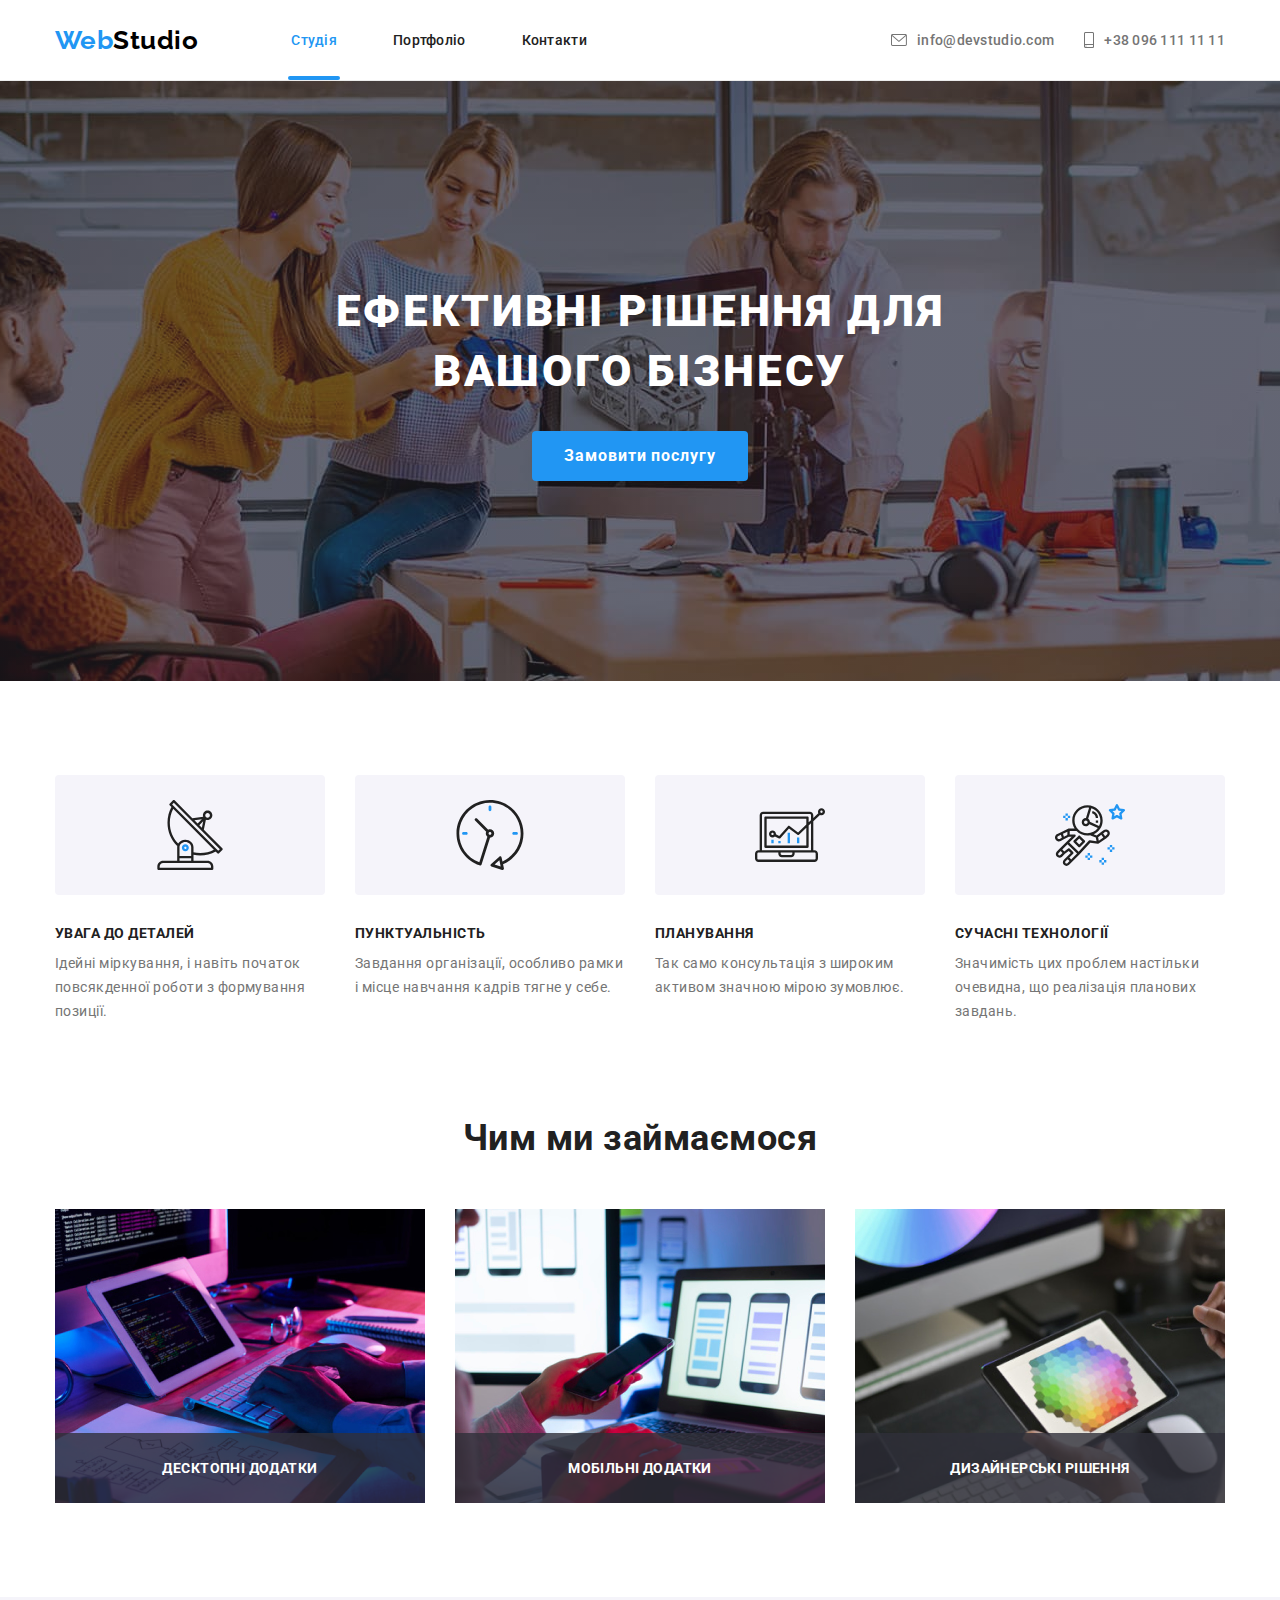
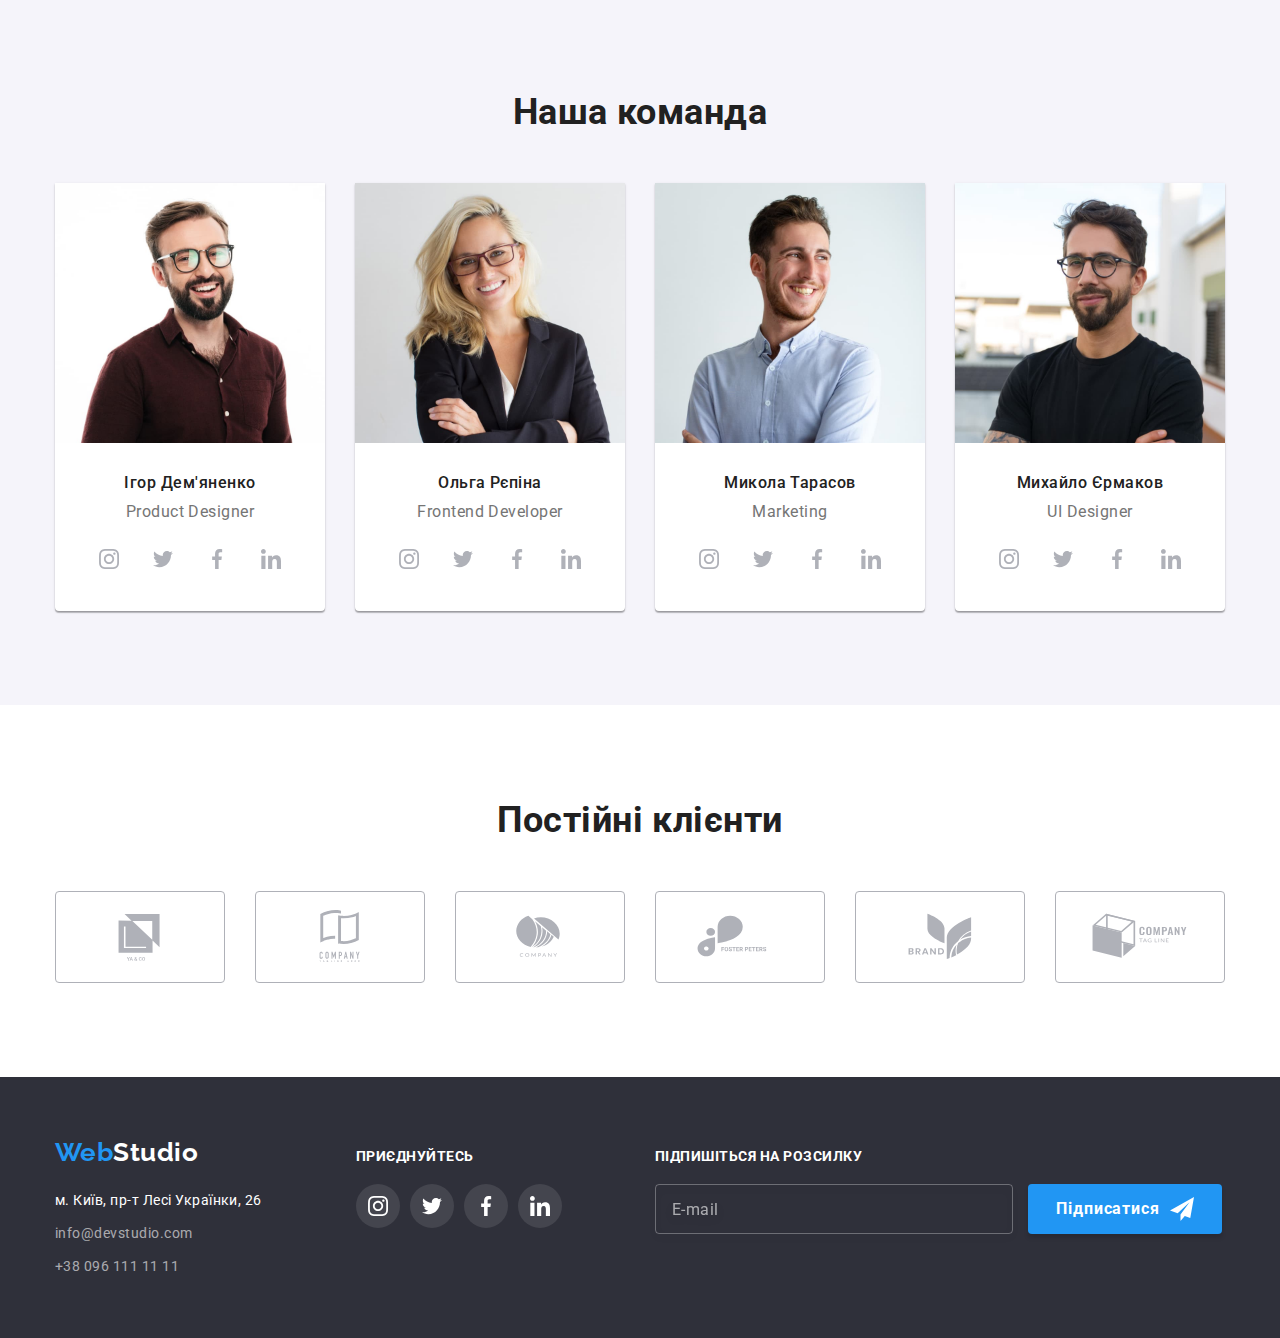
<file: index.html>
<!DOCTYPE html>
<html lang="uk">
  <head>
    <meta charset="utf-8" />
    <meta name="viewport" content="width=device-width, initial-scale=1.0" />
    <meta name="description" content="Студія" />
    <title>WebStudio</title>
    <link rel="preconnect" href="https://fonts.googleapis.com" />
    <link rel="preconnect" href="https://fonts.gstatic.com" crossorigin />
    <link
      href="https://fonts.googleapis.com/css2?family=Raleway:wght@700&family=Roboto:wght@400;500;700;900&display=swap"
      rel="stylesheet"
    />
    <link
      rel="stylesheet"
      href="https://cdnjs.cloudflare.com/ajax/libs/modern-normalize/1.1.0/modern-normalize.min.css"
    />
    <link rel="stylesheet" href="./css/main.min.css" />
  </head>

  <body>
    <header class="page-header">
      <div class="container nav__container">
        <nav class="nav__main-nav">
          <a href="./index.html" class="logo">Web<span class="logo logo--black">Studio</span></a>
          <ul class="site-nav list">
            <li class="site-nav__item">
              <a href="./index.html" class="site-nav__link current">Студія</a>
            </li>
            <li class="site-nav__item">
              <a href="./portfolio.html" class="site-nav__link">Портфоліо</a>
            </li>
            <li class="site-nav__item"><a href="./contacts" class="site-nav__link">Контакти</a></li>
          </ul>
        </nav>

        <ul class="contacts-nav list">
          <li class="contacts-nav__item">
            <a href="mailto:info@devstudio.com" class="contacts-nav__link">
              <svg class="contacts-nav__icon envelope" width="16" height="12">
                <use href="./images/icons.svg#envelope"></use>
              </svg>
              info@devstudio.com
            </a>
          </li>
          <li class="contacts-nav__item">
            <a href="tel:+380961111111" class="contacts-nav__link">
              <svg class="contacts-nav__icon smartphone" width="10" height="16">
                <use href="./images/icons.svg#smartphone"></use>
              </svg>
              +38 096 111 11 11
            </a>
          </li>
        </ul>

        <button type="button" class="nav__hamburger-menu" data-menu-open>
          <svg width="40" height="40">
            <use href="./images/icons.svg#icon-hamburger-menu"></use>
          </svg>
        </button>
      </div>

      <div class="mobile-menu is-hidden" data-menu>
        <div class="container">
          <div class="mob-menu-top">
            <button type="button" class="mobile-menu__close-button" data-menu-close>
              <svg class="mobile-menu__close-icon" width="40" height="40">
                <use href="./images/icons.svg#close-icon-40px"></use>
              </svg>
            </button>

            <nav class="mob-nav">
              <ul class="mob-nav__list list">
                <li class="mob-nav__item">
                  <a href="./index.html" class="mob-nav__link current">Студія</a>
                </li>
                <li class="mob-nav__item">
                  <a href="./portfolio.html" class="mob-nav__link">Портфоліо</a>
                </li>
                <li class="mob-nav__item">
                  <a href="./contacts" class="mob-nav__link">Контакти</a>
                </li>
              </ul>
            </nav>
          </div>

          <div class="mob-menu-bottom">
            <ul class="mob-contacts list">
              <li class="mob-contacts__item">
                <a href="tel:+380961111111" class="mob-contacts__link tel">+38 096 111 11 11</a>
              </li>
              <li class="mob-contacts__item">
                <a href="mailto:info@devstudio.com" class="mob-contacts__link email"
                  >info@devstudio.com</a
                >
              </li>
            </ul>

            <ul class="mob-soc list">
              <li class="mob-soc__item">
                <a href="" target="_blank" rel="noopener noreferrer" class="mob-soc__link"
                  >Instagram</a
                >
              </li>
              <li class="mob-soc__item">
                <a href="" target="_blank" rel="noopener noreferrer" class="mob-soc__link"
                  >Twitter</a
                >
              </li>
              <li class="mob-soc__item">
                <a href="" target="_blank" rel="noopener noreferrer" class="mob-soc__link"
                  >Facebook</a
                >
              </li>
              <li class="mob-soc__item">
                <a href="" target="_blank" rel="noopener noreferrer" class="mob-soc__link"
                  >LinkedIn</a
                >
              </li>
            </ul>
          </div>
        </div>
      </div>
    </header>

    <main>
      <section class="hero">
        <div class="container hero__container">
          <h1 class="hero__title">Ефективні рішення для вашого бізнесу</h1>
          <button type="button" class="hero__button" data-modal-open>Замовити послугу</button>
        </div>
      </section>

      <section class="section features">
        <div class="container">
          <h2 class="section__title visually-hidden">Наші переваги</h2>
          <ul class="list features__list">
            <li class="features__item">
              <div class="features__wrap">
                <svg class="features__icon" width="70" height="70">
                  <use href="./images/icons.svg#antenna"></use>
                </svg>
              </div>
              <h3 class="features__title">УВАГА ДО ДЕТАЛЕЙ</h3>
              <p class="features__text">
                Ідейні міркування, і навіть початок повсякденної роботи з формування позиції.
              </p>
            </li>
            <li class="features__item">
              <div class="features__wrap">
                <svg class="features__icon" width="70" height="70">
                  <use href="./images/icons.svg#clock"></use>
                </svg>
              </div>
              <h3 class="features__title">ПУНКТУАЛЬНІСТЬ</h3>
              <p class="features__text">
                Завдання організації, особливо рамки і місце навчання кадрів тягне у себе.
              </p>
            </li>
            <li class="features__item">
              <div class="features__wrap">
                <svg class="features__icon" width="70" height="70">
                  <use href="./images/icons.svg#diagram"></use>
                </svg>
              </div>
              <h3 class="features__title">ПЛАНУВАННЯ</h3>
              <p class="features__text">
                Так само консультація з широким активом значною мірою зумовлює.
              </p>
            </li>
            <li class="features__item">
              <div class="features__wrap">
                <svg class="features__icon" width="70" height="70">
                  <use href="./images/icons.svg#astronaut"></use>
                </svg>
              </div>
              <h3 class="features__title">СУЧАСНІ ТЕХНОЛОГІЇ</h3>
              <p class="features__text">
                Значимість цих проблем настільки очевидна, що реалізація планових завдань.
              </p>
            </li>
          </ul>
        </div>
      </section>

      <section class="section what-we-do section--no-toppadding">
        <div class="container">
          <h2 class="section__title">Чим ми займаємося</h2>
          <ul class="list what-we-do__list">
            <li class="what-we-do__item">
              <img
                srcset="./images/programming-desktop.jpg 1x, ./images/programming-desktop-2x.jpg 2x"
                src="./images/programming-desktop.jpg"
                alt="Програмування"
              />
              <p class="what-we-do__text">Десктопні додатки</p>
            </li>
            <li class="what-we-do__item">
              <img
                srcset="
                  ./images/mobileapplications-desktop.jpg    1x,
                  ./images/mobileapplications-desktop-2x.jpg 2x
                "
                src="./images/mobileapplication-desktop.jpg"
                alt="Розробка мобільних додатків"
              />
              <p class="what-we-do__text">Мобільні додатки</p>
            </li>
            <li class="what-we-do__item">
              <img
                srcset="./images/design-desktop.jpg 1x, ./images/design-desktop-2x.jpg 2x"
                src="./images/mobileapplication-desktop.jpg"
                alt="Дизайн інтерфейсу"
              />
              <p class="what-we-do__text">Дизайнерські рішення</p>
            </li>
          </ul>
        </div>
      </section>

      <section class="section team">
        <div class="container">
          <h2 class="section__title">Наша команда</h2>
          <ul class="list team__list">
            <li class="team__member">
              <img
                srcset="
                  ./images/demyanenko-mobile.jpg     450w,
                  ./images/demyanenko-mobile-2x.jpg  900w,
                  ./images/demyanenko-tablet.jpg     354w,
                  ./images/demyanenko-tablet-2x.jpg  708w,
                  ./images/demyanenko-desktop.jpg    270w,
                  ./images/demyanenko-desktop-2x.jpg 540w
                "
                sizes="(min-width: 1200px) 270px, 
                (min-width: 768px) 354px, 
                (min-width: 480px) 450px, 
                100vw"
                src="./images/demyanenko-mobile.jpg"
                alt="Ігор Дем'яненко"
              />
              <div class="team__content">
                <h3 class="team__title">Ігор Дем'яненко</h3>
                <p lang="en" class="team__item">Product Designer</p>

                <ul class="list social-networks__list">
                  <li class="social-networks__item">
                    <a
                      href=""
                      target="_blank"
                      rel="noopener noreferrer"
                      class="social-networks__link"
                    >
                      <svg class="social-networks__icon" width="20" height="20">
                        <use href="./images/icons.svg#instagram"></use>
                      </svg>
                    </a>
                  </li>
                  <li class="social-networks__item">
                    <a
                      href=""
                      target="_blank"
                      rel="noopener noreferrer"
                      class="social-networks__link"
                    >
                      <svg class="social-networks__icon" width="20" height="20">
                        <use href="./images/icons.svg#twitter"></use>
                      </svg>
                    </a>
                  </li>
                  <li class="social-networks__item">
                    <a
                      href=""
                      target="_blank"
                      rel="noopener noreferrer"
                      class="social-networks__link"
                    >
                      <svg class="social-networks__icon" width="20" height="20">
                        <use href="./images/icons.svg#facebook"></use>
                      </svg>
                    </a>
                  </li>
                  <li class="social-networks__item">
                    <a
                      href=""
                      target="_blank"
                      rel="noopener noreferrer"
                      class="social-networks__link"
                    >
                      <svg class="social-networks__icon" width="20" height="20">
                        <use href="./images/icons.svg#linkedin"></use>
                      </svg>
                    </a>
                  </li>
                </ul>
              </div>
            </li>
            <li class="team__member">
              <img
                srcset="
                  ./images/repina-mobile.jpg     450w,
                  ./images/repina-mobile-2x.jpg  900w,
                  ./images/repina-tablet.jpg     354w,
                  ./images/repina-tablet-2x.jpg  708w,
                  ./images/repina-desktop.jpg    270w,
                  ./images/repina-desktop-2x.jpg 540w
                "
                sizes="(min-width: 1200px) 270px, 
                (min-width: 768px) 354px, 
                (min-width: 480px) 450px, 
                100vw"
                src="./images/repina-mobile.jpg"
                alt="Ольга Рєпіна"
              />
              <div class="team__content">
                <h3 class="team__title">Ольга Рєпіна</h3>
                <p lang="en" class="team__item">Frontend Developer</p>
                <ul class="list social-networks__list">
                  <li class="social-networks__item">
                    <a
                      href=""
                      target="_blank"
                      rel="noopener noreferrer"
                      class="social-networks__link"
                    >
                      <svg class="social-networks__icon" width="20" height="20">
                        <use href="./images/icons.svg#instagram"></use>
                      </svg>
                    </a>
                  </li>
                  <li class="social-networks__item">
                    <a
                      href=""
                      target="_blank"
                      rel="noopener noreferrer"
                      class="social-networks__link"
                    >
                      <svg class="social-networks__icon" width="20" height="20">
                        <use href="./images/icons.svg#twitter"></use>
                      </svg>
                    </a>
                  </li>
                  <li class="social-networks__item">
                    <a
                      href=""
                      target="_blank"
                      rel="noopener noreferrer"
                      class="social-networks__link"
                    >
                      <svg class="social-networks__icon" width="20" height="20">
                        <use href="./images/icons.svg#facebook"></use>
                      </svg>
                    </a>
                  </li>
                  <li class="social-networks__item">
                    <a
                      href=""
                      target="_blank"
                      rel="noopener noreferrer"
                      class="social-networks__link"
                    >
                      <svg class="social-networks__icon" width="20" height="20">
                        <use href="./images/icons.svg#linkedin"></use>
                      </svg>
                    </a>
                  </li>
                </ul>
              </div>
            </li>
            <li class="team__member">
              <img
                srcset="
                  ./images/tarasov-mobile.jpg     450w,
                  ./images/tarasov-mobile-2x.jpg  900w,
                  ./images/tarasov-tablet.jpg     354w,
                  ./images/tarasov-tablet-2x.jpg  708w,
                  ./images/tarasov-desktop.jpg    270w,
                  ./images/tarasov-desktop-2x.jpg 540w
                "
                sizes="(min-width: 1200px) 270px, 
                (min-width: 768px) 354px, 
                (min-width: 480px) 450px, 
                100vw"
                src="./images/tarasov-mobile.jpg"
                alt="Микола Тарасов"
              />
              <div class="team__content">
                <h3 class="team__title">Микола Тарасов</h3>
                <p lang="en" class="team__item">Marketing</p>
                <ul class="list social-networks__list">
                  <li class="social-networks__item">
                    <a
                      href=""
                      target="_blank"
                      rel="noopener noreferrer"
                      class="social-networks__link"
                    >
                      <svg class="social-networks__icon" width="20" height="20">
                        <use href="./images/icons.svg#instagram"></use>
                      </svg>
                    </a>
                  </li>
                  <li class="social-networks__item">
                    <a
                      href=""
                      target="_blank"
                      rel="noopener noreferrer"
                      class="social-networks__link"
                    >
                      <svg class="social-networks__icon" width="20" height="20">
                        <use href="./images/icons.svg#twitter"></use>
                      </svg>
                    </a>
                  </li>
                  <li class="social-networks__item">
                    <a
                      href=""
                      target="_blank"
                      rel="noopener noreferrer"
                      class="social-networks__link"
                    >
                      <svg class="social-networks__icon" width="20" height="20">
                        <use href="./images/icons.svg#facebook"></use>
                      </svg>
                    </a>
                  </li>
                  <li class="social-networks__item">
                    <a
                      href=""
                      target="_blank"
                      rel="noopener noreferrer"
                      class="social-networks__link"
                    >
                      <svg class="social-networks__icon" width="20" height="20">
                        <use href="./images/icons.svg#linkedin"></use>
                      </svg>
                    </a>
                  </li>
                </ul>
              </div>
            </li>
            <li class="team__member">
              <img
                srcset="
                  ./images/ermakov-mobile.jpg     450w,
                  ./images/ermakov-mobile-2x.jpg  900w,
                  ./images/ermakov-tablet.jpg     354w,
                  ./images/ermakov-tablet-2x.jpg  708w,
                  ./images/ermakov-desktop.jpg    270w,
                  ./images/ermakov-desktop-2x.jpg 540w
                "
                sizes="(min-width: 1200px) 270px, 
                (min-width: 768px) 354px, 
                (min-width: 480px) 450px, 
                100vw"
                src="./images/ermakov-mobile.jpg"
                alt="Михайло Єрмаков"
              />
              <div class="team__content">
                <h3 class="team__title">Михайло Єрмаков</h3>
                <p lang="en" class="team__item">UI Designer</p>
                <ul class="list social-networks__list">
                  <li class="social-networks__item">
                    <a
                      href=""
                      target="_blank"
                      rel="noopener noreferrer"
                      class="social-networks__link"
                    >
                      <svg class="social-networks__icon" width="20" height="20">
                        <use href="./images/icons.svg#instagram"></use>
                      </svg>
                    </a>
                  </li>
                  <li class="social-networks__item">
                    <a
                      href=""
                      target="_blank"
                      rel="noopener noreferrer"
                      class="social-networks__link"
                    >
                      <svg class="social-networks__icon" width="20" height="20">
                        <use href="./images/icons.svg#twitter"></use>
                      </svg>
                    </a>
                  </li>
                  <li class="social-networks__item">
                    <a
                      href=""
                      target="_blank"
                      rel="noopener noreferrer"
                      class="social-networks__link"
                    >
                      <svg class="social-networks__icon" width="20" height="20">
                        <use href="./images/icons.svg#facebook"></use>
                      </svg>
                    </a>
                  </li>
                  <li class="social-networks__item">
                    <a
                      href=""
                      target="_blank"
                      rel="noopener noreferrer"
                      class="social-networks__link"
                    >
                      <svg class="social-networks__icon" width="20" height="20">
                        <use href="./images/icons.svg#linkedin"></use>
                      </svg>
                    </a>
                  </li>
                </ul>
              </div>
            </li>
          </ul>
        </div>
      </section>

      <section class="section customers">
        <div class="container">
          <h2 class="section__title">Постійні клієнти</h2>
          <ul class="list customers__list">
            <li class="customers__item">
              <a href="" target="_blank" rel="noopener noreferrer" class="customers__link">
                <svg class="customers__icon" width="106" height="60">
                  <use href="./images/icons.svg#logo-1"></use>
                </svg>
              </a>
            </li>
            <li class="customers__item">
              <a href="" target="_blank" rel="noopener noreferrer" class="customers__link">
                <svg class="customers__icon" width="106" height="60">
                  <use href="./images/icons.svg#logo-2"></use>
                </svg>
              </a>
            </li>
            <li class="customers__item">
              <a href="" target="_blank" rel="noopener noreferrer" class="customers__link">
                <svg class="customers__icon" width="106" height="60">
                  <use href="./images/icons.svg#logo-3"></use>
                </svg>
              </a>
            </li>
            <li class="customers__item">
              <a href="" target="_blank" rel="noopener noreferrer" class="customers__link">
                <svg class="customers__icon" width="106" height="60">
                  <use href="./images/icons.svg#logo-4"></use>
                </svg>
              </a>
            </li>
            <li class="customers__item">
              <a href="" target="_blank" rel="noopener noreferrer" class="customers__link">
                <svg class="customers__icon" width="106" height="60">
                  <use href="./images/icons.svg#logo-5"></use>
                </svg>
              </a>
            </li>
            <li class="customers__item">
              <a href="" target="_blank" rel="noopener noreferrer" class="customers__link">
                <svg class="customers__icon" width="106" height="60">
                  <use href="./images/icons.svg#logo-6"></use>
                </svg>
              </a>
            </li>
          </ul>
        </div>
      </section>
    </main>

    <footer class="footer">
      <div class="container footer__container">
        <div class="footer__tablet-container">
          <div class="footer__contacts">
            <a href="./index.html" class="logo logo--footer"
              >Web<span class="logo logo--white">Studio</span></a
            >
            <address>
              <ul class="address list">
                <li class="address__item">
                  <a
                    href="https://www.google.com/maps/place/%D0%B1%D1%83%D0%BB.+%D0%9B%D0%B5%D1%81%D0%B8+%D0%A3%D0%BA%D1%80%D0%B0%D0%B8%D0%BD%D0%BA%D0%B8,+26,+%D0%9A%D0%B8%D0%B5%D0%B2,+02000/@50.4265807,30.5383858,17z/data=!4m5!3m4!1s0x40d4cf0e033ecbe9:0x57a4dffefec77da0!8m2!3d50.4265807!4d30.5383858"
                    target="_blank"
                    rel="noopener noreferrer"
                    class="address__link address__link--map"
                    >м. Київ, пр-т Лесі Українки, 26</a
                  >
                </li>
                <li class="address__item">
                  <a href="mailto:info@devstudio.com" class="address__link">info@devstudio.com</a>
                </li>
                <li class="address__item">
                  <a href="tel:+380961111111" class="address__link">+38 096 111 11 11</a>
                </li>
              </ul>
            </address>
          </div>

          <div class="social-networks">
            <span class="social-networks__title">Приєднуйтесь</span>
            <ul class="list social-networks__list">
              <li class="social-networks__item">
                <a
                  href=""
                  target="_blank"
                  rel="noopener noreferrer"
                  class="social-networks__link social-networks__link--graybg"
                >
                  <svg
                    class="social-networks__icon social-networks__icon--whitefill"
                    width="20"
                    height="20"
                  >
                    <use href="./images/icons.svg#instagram"></use>
                  </svg>
                </a>
              </li>
              <li class="social-networks__item">
                <a
                  href=""
                  target="_blank"
                  rel="noopener noreferrer"
                  class="social-networks__link social-networks__link--graybg"
                >
                  <svg
                    class="social-networks__icon social-networks__icon--whitefill"
                    width="20"
                    height="20"
                  >
                    <use href="./images/icons.svg#twitter"></use>
                  </svg>
                </a>
              </li>
              <li class="social-networks__item">
                <a
                  href=""
                  target="_blank"
                  rel="noopener noreferrer"
                  class="social-networks__link social-networks__link--graybg"
                >
                  <svg
                    class="social-networks__icon social-networks__icon--whitefill"
                    width="20"
                    height="20"
                  >
                    <use href="./images/icons.svg#facebook"></use>
                  </svg>
                </a>
              </li>
              <li class="social-networks__item">
                <a
                  href=""
                  target="_blank"
                  rel="noopener noreferrer"
                  class="social-networks__link social-networks__link--graybg"
                >
                  <svg
                    class="social-networks__icon social-networks__icon--whitefill"
                    width="20"
                    height="20"
                  >
                    <use href="./images/icons.svg#linkedin"></use>
                  </svg>
                </a>
              </li>
            </ul>
          </div>
        </div>

        <div class="subscribe">
          <form class="subscribe__form">
            <label class="subscribe__label">
              <span class="subscribe__title">Підпишіться на розсилку</span>
              <div class="subscribe__field">
                <input
                  type="email"
                  name="user-email"
                  class="subscribe__input"
                  placeholder="E-mail"
                  required
                />
                <button type="submit" class="subscribe__button">
                  Підписатися
                  <svg class="subscribe__icon" width="24" height="24">
                    <use href="./images/icons.svg#telegram"></use>
                  </svg>
                </button>
              </div>
            </label>
          </form>
        </div>
      </div>
    </footer>

    <div class="backdrop is-hidden" data-modal>
      <div class="modal">
        <button type="button" class="modal__close-button" data-modal-close>
          <svg class="modal__close-button-icon" width="18" height="18">
            <use href="./images/icons.svg#close-icon-18px"></use>
          </svg>
        </button>

        <p class="modal__title">Залиште свої дані, ми вам передзвонимо</p>

        <form class="modal__form">
          <div class="modal__field">
            <label class="modal__label">
              <span class="modal__label-text">Ім'я</span>
              <input class="modal__input" name="user-name" type="text" required />
              <svg class="modal__input-icon" width="18" height="18">
                <use href="./images/icons.svg#person"></use>
              </svg>
            </label>
          </div>

          <div class="modal__field">
            <label class="modal__label">
              <span class="modal__label-text">Телефон</span>
              <input class="modal__input" name="user-tel" type="tel" required />
              <svg class="modal__input-icon" width="18" height="18">
                <use href="./images/icons.svg#phone-black"></use>
              </svg>
            </label>
          </div>

          <div class="modal__field">
            <label class="modal__label">
              <span class="modal__label-text">Пошта</span>
              <input class="modal__input" name="user-email" type="email" required />
              <svg class="modal__input-icon" width="18" height="18">
                <use href="./images/icons.svg#email-black"></use>
              </svg>
            </label>
          </div>

          <div class="modal__field">
            <label class="modal__label">
              <span class="modal__label-text">Коментар</span>
              <textarea
                class="modal__textarea"
                name="user-comment"
                rows="5"
                placeholder="Введіть текст"
              ></textarea>
            </label>
          </div>

          <div class="modal__field">
            <label class="modal__checkbox-label">
              <input
                class="modal__base-checkbox visually-hidden"
                type="checkbox"
                name="contract-terms"
                value="true"
                required
              />

              <span class="modal__checkbox">
                <svg class="modal__check-icon" width="16" height="15">
                  <use href="./images/icons.svg#icon-check"></use>
                </svg>
              </span>

              <span>
                Погоджуюся з розсилкою та приймаю&nbsp
                <a
                  href=""
                  target="_blank"
                  rel="noopener noreferrer"
                  class="modal__contract-terms-link"
                >
                  Умови договору
                </a>
              </span>
            </label>
          </div>

          <button type="submit" class="modal__submit-button">Відправити</button>
        </form>
      </div>
    </div>

    <script src="./modal.js"></script>
    <script src="./mobile-menu.js"></script>
  </body>
</html>
</file>
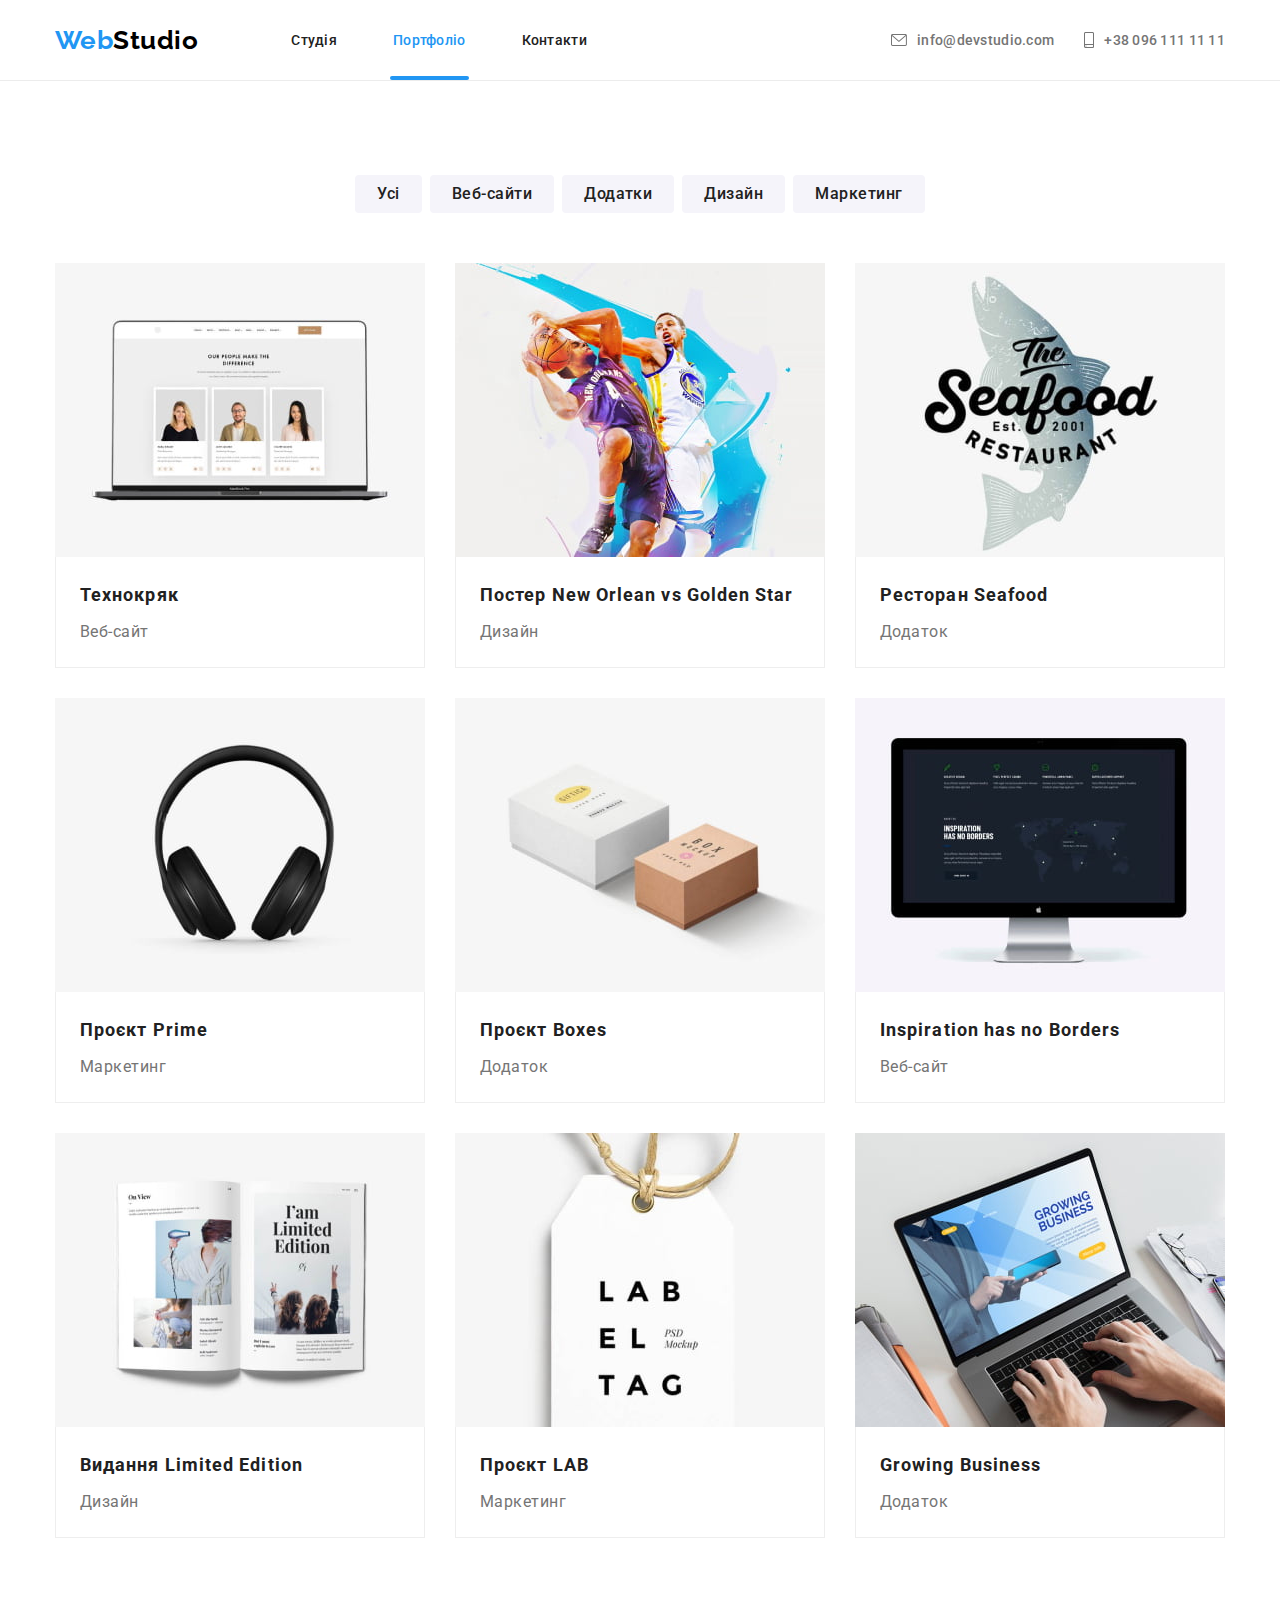
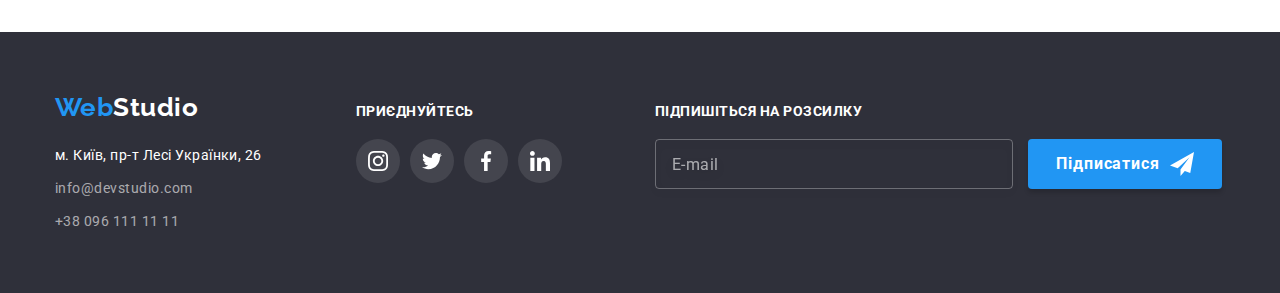
<file: portfolio.html>
<!DOCTYPE html>
<html lang="uk">
  <head>
    <meta charset="utf-8" />
    <meta name="viewport" content="width=device-width, initial-scale=1.0" />
    <meta name="description" content="Студія" />
    <title>WebStudio</title>
    <link rel="preconnect" href="https://fonts.googleapis.com" />
    <link rel="preconnect" href="https://fonts.gstatic.com" crossorigin />
    <link
      href="https://fonts.googleapis.com/css2?family=Raleway:wght@700&family=Roboto:wght@400;500;700;900&display=swap"
      rel="stylesheet"
    />
    <link
      rel="stylesheet"
      href="https://cdnjs.cloudflare.com/ajax/libs/modern-normalize/1.1.0/modern-normalize.min.css"
    />
    <link rel="stylesheet" href="./css/main.min.css" />
    <!-- <link rel="stylesheet" href="./css/styles.css" /> -->
  </head>
  <body>
    <header class="page-header">
      <div class="container nav__container">
        <nav class="nav__main-nav">
          <a href="./index.html" class="logo">Web<span class="logo logo--black">Studio</span></a>
          <ul class="site-nav list">
            <li class="site-nav__item">
              <a href="./index.html" class="site-nav__link">Студія</a>
            </li>
            <li class="site-nav__item">
              <a href="./portfolio.html" class="site-nav__link current">Портфоліо</a>
            </li>
            <li class="site-nav__item"><a href="./contacts" class="site-nav__link">Контакти</a></li>
          </ul>
        </nav>

        <ul class="contacts-nav list">
          <li class="contacts-nav__item">
            <a href="mailto:info@devstudio.com" class="contacts-nav__link">
              <svg class="contacts-nav__icon envelope" width="16" height="12">
                <use href="./images/icons.svg#envelope"></use>
              </svg>
              info@devstudio.com
            </a>
          </li>
          <li class="contacts-nav__item">
            <a href="tel:+380961111111" class="contacts-nav__link">
              <svg class="contacts-nav__icon smartphone" width="10" height="16">
                <use href="./images/icons.svg#smartphone"></use>
              </svg>
              +38 096 111 11 11
            </a>
          </li>
        </ul>

        <button type="button" class="nav__hamburger-menu" data-menu-open>
          <svg width="40" height="40">
            <use href="./images/icons.svg#icon-hamburger-menu"></use>
          </svg>
        </button>
      </div>

      <div class="mobile-menu is-hidden" data-menu>
        <div class="container">
          <div class="mob-menu-top">
            <button type="button" class="mobile-menu__close-button" data-menu-close>
              <svg class="mobile-menu__close-icon" width="40" height="40">
                <use href="./images/icons.svg#close-icon-40px"></use>
              </svg>
            </button>

            <nav class="mob-nav">
              <ul class="mob-nav__list list">
                <li class="mob-nav__item">
                  <a href="./index.html" class="mob-nav__link">Студія</a>
                </li>
                <li class="mob-nav__item">
                  <a href="./portfolio.html" class="mob-nav__link current">Портфоліо</a>
                </li>
                <li class="mob-nav__item">
                  <a href="./contacts" class="mob-nav__link">Контакти</a>
                </li>
              </ul>
            </nav>
          </div>

          <div class="mob-menu-bottom">
            <ul class="mob-contacts list">
              <li class="mob-contacts__item">
                <a href="tel:+380961111111" class="mob-contacts__link tel">+38 096 111 11 11</a>
              </li>
              <li class="mob-contacts__item">
                <a href="mailto:info@devstudio.com" class="mob-contacts__link email"
                  >info@devstudio.com</a
                >
              </li>
            </ul>

            <ul class="mob-soc list">
              <li class="mob-soc__item">
                <a href="" target="_blank" rel="noopener noreferrer" class="mob-soc__link"
                  >Instagram</a
                >
              </li>
              <li class="mob-soc__item">
                <a href="" target="_blank" rel="noopener noreferrer" class="mob-soc__link"
                  >Twitter</a
                >
              </li>
              <li class="mob-soc__item">
                <a href="" target="_blank" rel="noopener noreferrer" class="mob-soc__link"
                  >Facebook</a
                >
              </li>
              <li class="mob-soc__item">
                <a href="" target="_blank" rel="noopener noreferrer" class="mob-soc__link"
                  >LinkedIn</a
                >
              </li>
            </ul>
          </div>
        </div>
      </div>
    </header>

    <main>
      <section class="section projects-section">
        <div class="container">
          <h1 class="section-title visually-hidden">Наші роботи</h1>
          <ul class="filters list">
            <li class="filters__item">
              <button type="button" class="filters__button">Усі</button>
            </li>
            <li class="filters__item">
              <button type="button" class="filters__button">Веб-сайти</button>
            </li>
            <li class="filters__item">
              <button type="button" class="filters__button">Додатки</button>
            </li>
            <li class="filters__item">
              <button type="button" class="filters__button">Дизайн</button>
            </li>
            <li class="filters__item">
              <button type="button" class="filters__button">Маркетинг</button>
            </li>
          </ul>

          <ul class="portfolio list">
            <li class="portfolio__card">
              <a href="" target="_blank" rel="noopener noreferrer" class="portfolio__link">
                <div class="portfolio__top-wrap">
                  <img
                    srcset="
                      ./images/technocrack-mobile.jpg     450w,
                      ./images/technocrack-mobile-2x.jpg  900w,
                      ./images/technocrack-tablet.jpg     354w,
                      ./images/technocrack-tablet-2x.jpg  708w,
                      ./images/technocrack-desktop.jpg    370w,
                      ./images/technocrack-desktop-2x.jpg 740w
                    "
                    sizes="(min-width: 1200px) 370px, 
                (min-width: 768px) 354px, 
                (min-width: 480px) 450px, 
                100vw"
                    src="./images/technocrack-mobile.jpg"
                    alt="Технокряк"
                  />
                  <p class="portfolio__top-text">
                    Ресурс пропонує комплексні пропозиції з різним рівнем функціоналу та сервісів.
                    Все це дозволить відвідувачу отримати вичерпні відомості про компанію чи
                    приватну особу.
                  </p>
                </div>
                <div class="portfolio__content">
                  <h2 class="portfolio__title">Технокряк</h2>
                  <p class="portfolio__item">Веб-сайт</p>
                </div>
              </a>
            </li>
            <li class="portfolio__card">
              <a href="" target="_blank" rel="noopener noreferrer" class="portfolio__link">
                <div class="portfolio__top-wrap">
                  <img
                    srcset="
                      ./images/poster-mobile.jpg     450w,
                      ./images/poster-mobile-2x.jpg  900w,
                      ./images/poster-tablet.jpg     354w,
                      ./images/poster-tablet-2x.jpg  708w,
                      ./images/poster-desktop.jpg    370w,
                      ./images/poster-desktop-2x.jpg 740w
                    "
                    sizes="(min-width: 1200px) 370px, 
                (min-width: 768px) 354px, 
                (min-width: 480px) 450px, 
                100vw"
                    src="./images/poster-mobile.jpg"
                    alt="Постер New Orlean vs Golden Star"
                  />
                  <p class="portfolio__top-text">
                    Ресурс пропонує комплексні пропозиції з різним рівнем функціоналу та сервісів.
                    Все це дозволить відвідувачу отримати вичерпні відомості про компанію чи
                    приватну особу.
                  </p>
                </div>
                <div class="portfolio__content">
                  <h2 class="portfolio__title">Постер New Orlean vs Golden Star</h2>
                  <p class="portfolio__item">Дизайн</p>
                </div>
              </a>
            </li>
            <li class="portfolio__card">
              <a href="" target="_blank" rel="noopener noreferrer" class="portfolio__link">
                <div class="portfolio__top-wrap">
                  <img
                    srcset="
                      ./images/restaurant-mobile.jpg     450w,
                      ./images/restaurant-mobile-2x.jpg  900w,
                      ./images/restaurant-tablet.jpg     354w,
                      ./images/restaurant-tablet-2x.jpg  708w,
                      ./images/restaurant-desktop.jpg    370w,
                      ./images/restaurant-desktop-2x.jpg 740w
                    "
                    sizes="(min-width: 1200px) 370px, 
                (min-width: 768px) 354px, 
                (min-width: 480px) 450px, 
                100vw"
                    src="./images/restaurant-mobile.jpg"
                    alt="Ресторан Seafood"
                  />
                  <p class="portfolio__top-text">
                    Ресурс пропонує комплексні пропозиції з різним рівнем функціоналу та сервісів.
                    Все це дозволить відвідувачу отримати вичерпні відомості про компанію чи
                    приватну особу.
                  </p>
                </div>
                <div class="portfolio__content">
                  <h2 class="portfolio__title">Ресторан Seafood</h2>
                  <p class="portfolio__item">Додаток</p>
                </div>
              </a>
            </li>
            <li class="portfolio__card">
              <a href="" target="_blank" rel="noopener noreferrer" class="portfolio__link">
                <div class="portfolio__top-wrap">
                  <img
                    srcset="
                      ./images/prime-mobile.jpg     450w,
                      ./images/prime-mobile-2x.jpg  900w,
                      ./images/prime-tablet.jpg     354w,
                      ./images/prime-tablet-2x.jpg  708w,
                      ./images/prime-desktop.jpg    370w,
                      ./images/prime-desktop-2x.jpg 740w
                    "
                    sizes="(min-width: 1200px) 370px, 
                (min-width: 768px) 354px, 
                (min-width: 480px) 450px, 
                100vw"
                    src="./images/prime-mobile.jpg"
                    alt="Проєкт Prime"
                  />
                  <p class="portfolio__top-text">
                    Ресурс пропонує комплексні пропозиції з різним рівнем функціоналу та сервісів.
                    Все це дозволить відвідувачу отримати вичерпні відомості про компанію чи
                    приватну особу.
                  </p>
                </div>
                <div class="portfolio__content">
                  <h2 class="portfolio__title">Проєкт Prime</h2>
                  <p class="portfolio__item">Маркетинг</p>
                </div>
              </a>
            </li>
            <li class="portfolio__card">
              <a href="" target="_blank" rel="noopener noreferrer" class="portfolio__link">
                <div class="portfolio__top-wrap">
                  <img
                    srcset="
                      ./images/boxes-mobile.jpg     450w,
                      ./images/boxes-mobile-2x.jpg  900w,
                      ./images/boxes-tablet.jpg     354w,
                      ./images/boxes-tablet-2x.jpg  708w,
                      ./images/boxes-desktop.jpg    370w,
                      ./images/boxes-desktop-2x.jpg 740w
                    "
                    sizes="(min-width: 1200px) 370px, 
                (min-width: 768px) 354px, 
                (min-width: 480px) 450px, 
                100vw"
                    src="./images/boxes-mobile.jpg"
                    alt="Проєкт Boxes"
                  />
                  <p class="portfolio__top-text">
                    Ресурс пропонує комплексні пропозиції з різним рівнем функціоналу та сервісів.
                    Все це дозволить відвідувачу отримати вичерпні відомості про компанію чи
                    приватну особу.
                  </p>
                </div>
                <div class="portfolio__content">
                  <h2 class="portfolio__title">Проєкт Boxes</h2>
                  <p class="portfolio__item">Додаток</p>
                </div>
              </a>
            </li>
            <li class="portfolio__card">
              <a href="" target="_blank" rel="noopener noreferrer" class="portfolio__link">
                <div class="portfolio__top-wrap">
                  <img
                    srcset="
                      ./images/inspiration-mobile.jpg     450w,
                      ./images/inspiration-mobile-2x.jpg  900w,
                      ./images/inspiration-tablet.jpg     354w,
                      ./images/inspiration-tablet-2x.jpg  708w,
                      ./images/inspiration-desktop.jpg    370w,
                      ./images/inspiration-desktop-2x.jpg 740w
                    "
                    sizes="(min-width: 1200px) 370px, 
                (min-width: 768px) 354px, 
                (min-width: 480px) 450px, 
                100vw"
                    src="./images/inspiration-mobile.jpg"
                    alt="Inspiration has no Borders"
                  />
                  <p class="portfolio__top-text">
                    Ресурс пропонує комплексні пропозиції з різним рівнем функціоналу та сервісів.
                    Все це дозволить відвідувачу отримати вичерпні відомості про компанію чи
                    приватну особу.
                  </p>
                </div>
                <div class="portfolio__content">
                  <h2 class="portfolio__title">Inspiration has no Borders</h2>
                  <p class="portfolio__item">Веб-сайт</p>
                </div>
              </a>
            </li>
            <li class="portfolio__card">
              <a href="" target="_blank" rel="noopener noreferrer" class="portfolio__link">
                <div class="portfolio__top-wrap">
                  <img
                    srcset="
                      ./images/edition-mobile.jpg     450w,
                      ./images/edition-mobile-2x.jpg  900w,
                      ./images/edition-tablet.jpg     354w,
                      ./images/edition-tablet-2x.jpg  708w,
                      ./images/edition-desktop.jpg    370w,
                      ./images/edition-desktop-2x.jpg 740w
                    "
                    sizes="(min-width: 1200px) 370px, 
                (min-width: 768px) 354px, 
                (min-width: 480px) 450px, 
                100vw"
                    src="./images/edition-mobile.jpg"
                    alt="Видання Limited Edition"
                  />
                  <p class="portfolio__top-text">
                    Ресурс пропонує комплексні пропозиції з різним рівнем функціоналу та сервісів.
                    Все це дозволить відвідувачу отримати вичерпні відомості про компанію чи
                    приватну особу.
                  </p>
                </div>
                <div class="portfolio__content">
                  <h2 class="portfolio__title">Видання Limited Edition</h2>
                  <p class="portfolio__item">Дизайн</p>
                </div>
              </a>
            </li>
            <li class="portfolio__card">
              <a href="" target="_blank" rel="noopener noreferrer" class="portfolio__link">
                <div class="portfolio__top-wrap">
                  <img
                    srcset="
                      ./images/lab-mobile.jpg     450w,
                      ./images/lab-mobile-2x.jpg  900w,
                      ./images/lab-tablet.jpg     354w,
                      ./images/lab-tablet-2x.jpg  708w,
                      ./images/lab-desktop.jpg    370w,
                      ./images/lab-desktop-2x.jpg 740w
                    "
                    sizes="(min-width: 1200px) 370px, 
                (min-width: 768px) 354px, 
                (min-width: 480px) 450px, 
                100vw"
                    src="./images/lab-mobile.jpg"
                    alt="Проєкт LAB"
                  />
                  <p class="portfolio__top-text">
                    Ресурс пропонує комплексні пропозиції з різним рівнем функціоналу та сервісів.
                    Все це дозволить відвідувачу отримати вичерпні відомості про компанію чи
                    приватну особу.
                  </p>
                </div>
                <div class="portfolio__content">
                  <h2 class="portfolio__title">Проєкт LAB</h2>
                  <p class="portfolio__item">Маркетинг</p>
                </div>
              </a>
            </li>
            <li class="portfolio__card">
              <a href="" target="_blank" rel="noopener noreferrer" class="portfolio__link">
                <div class="portfolio__top-wrap">
                  <img
                    srcset="
                      ./images/growingbusiness-mobile.jpg     450w,
                      ./images/growingbusiness-mobile-2x.jpg  900w,
                      ./images/growingbusiness-tablet.jpg     354w,
                      ./images/growingbusiness-tablet-2x.jpg  708w,
                      ./images/growingbusiness-desktop.jpg    370w,
                      ./images/growingbusiness-desktop-2x.jpg 740w
                    "
                    sizes="(min-width: 1200px) 370px, 
                (min-width: 768px) 354px, 
                (min-width: 480px) 450px, 
                100vw"
                    src="./images/growingbusiness-mobile.jpg"
                    alt="Growing Business"
                  />
                  <p class="portfolio__top-text">
                    Ресурс пропонує комплексні пропозиції з різним рівнем функціоналу та сервісів.
                    Все це дозволить відвідувачу отримати вичерпні відомості про компанію чи
                    приватну особу.
                  </p>
                </div>
                <div class="portfolio__content">
                  <h2 class="portfolio__title">Growing Business</h2>
                  <p class="portfolio__item">Додаток</p>
                </div>
              </a>
            </li>
          </ul>
        </div>
      </section>
    </main>

    <footer class="footer">
      <div class="container footer__container">
        <div class="footer__tablet-container">
          <div class="footer__contacts">
            <a href="./index.html" class="logo logo--footer"
              >Web<span class="logo logo--white">Studio</span></a
            >
            <address>
              <ul class="address list">
                <li class="address__item">
                  <a
                    href="https://www.google.com/maps/place/%D0%B1%D1%83%D0%BB.+%D0%9B%D0%B5%D1%81%D0%B8+%D0%A3%D0%BA%D1%80%D0%B0%D0%B8%D0%BD%D0%BA%D0%B8,+26,+%D0%9A%D0%B8%D0%B5%D0%B2,+02000/@50.4265807,30.5383858,17z/data=!4m5!3m4!1s0x40d4cf0e033ecbe9:0x57a4dffefec77da0!8m2!3d50.4265807!4d30.5383858"
                    target="_blank"
                    rel="noopener noreferrer"
                    class="address__link address__link--map"
                    >м. Київ, пр-т Лесі Українки, 26</a
                  >
                </li>
                <li class="address__item">
                  <a href="mailto:info@devstudio.com" class="address__link">info@devstudio.com</a>
                </li>
                <li class="address__item">
                  <a href="tel:+380961111111" class="address__link">+38 096 111 11 11</a>
                </li>
              </ul>
            </address>
          </div>

          <div class="social-networks">
            <span class="social-networks__title">Приєднуйтесь</span>
            <ul class="list social-networks__list">
              <li class="social-networks__item">
                <a
                  href=""
                  target="_blank"
                  rel="noopener noreferrer"
                  class="social-networks__link social-networks__link--graybg"
                >
                  <svg
                    class="social-networks__icon social-networks__icon--whitefill"
                    width="20"
                    height="20"
                  >
                    <use href="./images/icons.svg#instagram"></use>
                  </svg>
                </a>
              </li>
              <li class="social-networks__item">
                <a
                  href=""
                  target="_blank"
                  rel="noopener noreferrer"
                  class="social-networks__link social-networks__link--graybg"
                >
                  <svg
                    class="social-networks__icon social-networks__icon--whitefill"
                    width="20"
                    height="20"
                  >
                    <use href="./images/icons.svg#twitter"></use>
                  </svg>
                </a>
              </li>
              <li class="social-networks__item">
                <a
                  href=""
                  target="_blank"
                  rel="noopener noreferrer"
                  class="social-networks__link social-networks__link--graybg"
                >
                  <svg
                    class="social-networks__icon social-networks__icon--whitefill"
                    width="20"
                    height="20"
                  >
                    <use href="./images/icons.svg#facebook"></use>
                  </svg>
                </a>
              </li>
              <li class="social-networks__item">
                <a
                  href=""
                  target="_blank"
                  rel="noopener noreferrer"
                  class="social-networks__link social-networks__link--graybg"
                >
                  <svg
                    class="social-networks__icon social-networks__icon--whitefill"
                    width="20"
                    height="20"
                  >
                    <use href="./images/icons.svg#linkedin"></use>
                  </svg>
                </a>
              </li>
            </ul>
          </div>
        </div>

        <div class="subscribe">
          <form class="subscribe__form">
            <label class="subscribe__label">
              <span class="subscribe__title">Підпишіться на розсилку</span>
              <div class="subscribe__field">
                <input
                  type="email"
                  name="user-email"
                  class="subscribe__input"
                  placeholder="E-mail"
                  required
                />
                <button type="submit" class="subscribe__button">
                  Підписатися
                  <svg class="subscribe__icon" width="24" height="24">
                    <use href="./images/icons.svg#telegram"></use>
                  </svg>
                </button>
              </div>
            </label>
          </form>
        </div>
      </div>
    </footer>

    <script src="./mobile-menu.js"></script>
  </body>
</html>
</file>
<file: css/styles.css>
/* -------------------- Page header -------------------- */

/* .logo {
  color: var(--accent-color);
  font-family: 'Raleway', sans-serif;
  font-weight: 700;
  font-size: 26px;
  line-height: 1.19;
  text-decoration: none;
  margin-right: 93px;
}

.logo-header {
  color: var(--primary-black-color);
}

.page-header {
  border-bottom: 1px solid var(--header-border-bottom-color);
} */

/* Main nav */

/* .main-nav {
  display: flex;
  align-items: center;
  justify-content: space-between;
} */

/* Site nav */

/* .site-nav {
  display: flex;
}

.site-nav .item:not(:last-child) {
  margin-right: 50px;
}

.site-nav .link {
  display: block;
  padding-top: 32px;
  padding-bottom: 32px;
  padding: 32px 3px;
  transition: color var(--transition);

  color: var(--primary-text-color);
  font-weight: 500;
  font-size: 14px;
  line-height: 1.14;
  letter-spacing: 0.02em;
  text-decoration: none;
}

.site-nav .link:hover,
.site-nav .link:focus {
  color: var(--accent-color);
}

.site-nav .link.current {
  position: relative;

  color: var(--accent-color);
}

.site-nav .link.current::after {
  content: '';
  position: absolute;
  display: flex;
  justify-content: center;
  bottom: 0;
  left: 0;
  width: 100%;
  height: 4px;
  border-radius: 2px;
  background-color: var(--accent-color);
} */

/* Contacts nav */

/* .contacts-nav {
  display: flex;
  margin-left: auto;
  gap: 30px;
}

.contacts-nav .link {
  display: flex;
  align-items: center;
  padding-top: 32px;
  padding-bottom: 32px;
  transition: color var(--transition);

  color: var(--secondary-text-color);
  font-weight: 500;
  font-size: 14px;
  line-height: 1.14;
  letter-spacing: 0.02em;
  text-decoration: none;
}

.contacts-nav .link:hover,
.contacts-nav .link:focus,
.contacts-nav .icon:hover,
.contacts-nav .icon:focus {
  color: var(--accent-color);
}

.contacts-nav .icon {
  fill: currentColor;
  margin-right: 10px;
} */

/* -------------------- Hero -------------------- */

/* -------------------- Features -------------------- */

/* -------------------- What we do -------------------- */

/* -------------------- Team -------------------- */

/* Social networks icons */

/* -------------------- Customers -------------------- */

/* -------------------- Footer -------------------- */

/* .page-footer {
  padding-top: 60px;
  padding-bottom: 60px;

  background-color: var(--secondary-bg-color);
}

.page-footer .container {
  display: flex;
  justify-content: space-between;
}

.page-footer .logo {
  display: block;
  margin-bottom: 20px;
}

.logo-footer {
  color: var(--primary-white-color);
}

/* Address */

/* .address .item:not(:last-child) {
  margin-bottom: 9px;
}

.address .address-map.link {
  color: var(--primary-white-color);
  font-style: normal;
  font-size: 14px;
  line-height: 1.71;
  text-decoration: none;
}

.address .link {
  color: rgb(255, 255, 255, 0.6);
  font-style: normal;
  font-size: 14px;
  line-height: 1.71;
  text-decoration: none;
  transition: color var(--transition);
}

.address .link:hover,
.address .link:focus {
  color: var(--accent-color);
} */

/* Footer social networks */

/* .social-networks--footer {
  padding-top: 12px;
}

.social-networks__title {
  display: block;
  margin-bottom: 20px;
  width: 100%;

  font-weight: 700;
  font-size: 14px;
  line-height: calc(16 / 14);
  text-transform: uppercase;
  color: var(--primary-white-color);
}

.social-networks__link--graybg {
  background-color: rgba(255, 255, 255, 0.1);
}

.social-networks__link .social-networks__icon--whitefill {
  fill: var(--primary-white-color);
} */

/* .footer-subscribe {
  padding-top: 12px;
}

.subscribe-title {
  display: block;
  margin-bottom: 20px;

  font-weight: 700;
  font-size: 14px;
  line-height: calc(16 / 14);
  text-transform: uppercase;
  color: var(--primary-white-color);
}

.subscribe-field {
  display: flex;
  align-items: center;
}

.subscribe-input {
  margin-right: 12px;
  padding: 15px 16px;
  width: 358px;
  height: 50px;
  color: var(--primary-white-color);
  border: 1px solid rgba(255, 255, 255, 0.3);
  filter: drop-shadow(0px 4px 4px rgba(0, 0, 0, 0.15));
  border-radius: 4px;
  background-color: transparent;
  transition: border var(--transition);
  outline: none;
}

.subscribe-input::placeholder {
  font-weight: 400;
  font-size: 16px;
  line-height: calc(20 / 16);
  display: flex;
  align-items: center;
  letter-spacing: 0.03em;
  color: rgba(255, 255, 255, 0.6);
}

.subscribe-input:focus {
  border: 1px solid var(--accent-color);
}

.subscribe-button {
  display: flex;
  align-items: center;
  padding: 10px 28px;
  height: 50px;
  background: var(--accent-color);
  box-shadow: 0px 4px 4px rgba(0, 0, 0, 0.15);
  border-radius: 4px;
  border: 0;
  transition: background-color var(--transition);

  color: var(--primary-white-color);
  font-weight: 700;
  font-size: 16px;
  line-height: calc(30 / 16);
  letter-spacing: 0.06em;
}

.subscribe-button .icon {
  margin-left: 10px;
  fill: var(--primary-white-color);
}

.subscribe-button:hover,
.subscribe-button:focus {
  background-color: var(--button-bg-active);
} */

/* -------------------- portfolio.html --------------------

/* Filter buttons */

/* .section.projects {
  padding-top: 105px;
  padding-bottom: 83px;
}

.filters.list {
  display: flex;
  justify-content: center;
  margin-bottom: 50px;
}

.filters-button:not(:last-child) {
  margin-right: 8px;
}

.filters .button {
  padding: 6px 22px;
  border-style: none;
  border-radius: 4px;
  transition: color var(--transition), background-color var(--transition),
    box-shadow var(--transition);

  color: var(--primary-text-color);
  background-color: var(--primary-bg-color);
  font-family: inherit;
  font-weight: 500;
  font-size: 16px;
  line-height: 1.63;
  letter-spacing: 0.03em;

  cursor: pointer;
}

.filters .button:hover,
.filters .button:focus {
  color: var(--primary-white-color);
  background-color: var(--accent-color);
  box-shadow: 0px 3px 1px rgba(0, 0, 0, 0.1), 0px 1px 2px rgba(0, 0, 0, 0.08),
    0px 2px 2px rgba(0, 0, 0, 0.12);
}

/* Projects */

/* .portfolio.list {
  display: flex;
  flex-wrap: wrap;
}

.portfolio .card:nth-child(3n) {
  margin-right: 0;
}

.portfolio .card:nth-last-child(-n + 3) {
  margin-bottom: 0;
}

.portfolio .card {
  width: 370px;
  margin-right: 30px;
  margin-bottom: 30px;
}

.portfolio .content {
  padding: 20px 24px;
  border: 1px solid var(--portfolio-border-color);
  border-top: none;

  background-color: var(--primary-white-color);
}

.portfolio-title {
  margin-top: 0;
  margin-bottom: 4px;

  font-size: 18px;
  line-height: 2;
  letter-spacing: 0.06em;
}

.portfolio-item {
  margin-top: 0;
  margin-bottom: 0;

  color: var(--secondary-text-color);
  font-size: 16px;
  line-height: 1.88;
}

.portfolio .link {
  display: block;
  transition: box-shadow var(--transition);

  text-decoration: none;
  color: inherit;
}

.portfolio .link:hover,
.portfolio .link:focus {
  box-shadow: 0px 1px 1px rgba(0, 0, 0, 0.12), 0px 4px 4px rgba(0, 0, 0, 0.06),
    1px 4px 6px rgba(0, 0, 0, 0.16);
}

.portfolio-top-text {
  position: relative;
  overflow: hidden;
}

.portfolio-top-text .text {
  position: absolute;
  margin: 0;
  top: 0;
  height: 100%;
  transform: translateY(100%);
  transition: transform var(--transition);
  overflow: auto;

  background-color: rgba(33, 150, 243, 0.9);
  padding: 63px 24px;
  font-size: 18px;
  line-height: calc(28 / 18);
  letter-spacing: 0.03em;
  color: var(--primary-white-color);
}

.portfolio .link:hover .portfolio-top-text .text,
.portfolio .link:focus .portfolio-top-text .text {
  transform: translateY(0);
}  */

/* -------------------- Modal --------------------

.backdrop {
  position: fixed;
  top: 0;
  width: 100%;
  height: 100%;
  background-color: rgba(0, 0, 0, 0.2);
  transition: opacity var(--transition), visibility var(--transition);
}

.modal {
  position: absolute;
  top: 50%;
  left: 50%;
  transform: translate(-50%, -50%) scale(1);
  transition: transform var(--transition);

  padding: 40px;
  width: 528px;
  background-color: var(--primary-white-color);
}

.backdrop.is-hidden .modal {
  transform: translate(-50%, 0%) scale(0);
}

.is-hidden {
  visibility: hidden;
  opacity: 0;
  pointer-events: none;
}

.close-button {
  position: absolute;
  top: 8px;
  right: 8px;
  width: 30px;
  height: 30px;
  transition: fill var(--transition);

  background-color: transparent;
  border: 1px solid rgba(0, 0, 0, 0.1);
  border-radius: 50%;
  display: flex;
  justify-content: center;
  align-items: center;
  padding: 0;

  cursor: pointer;
}

.close-button:hover,
.close-button:focus {
  fill: var(--accent-color);
}

.modal-title {
  margin: 0 0 12px;
  font-weight: 700;
  font-size: 20px;
  line-height: calc(23 / 20);
  text-align: center;
  color: var(--primary-text-color);
}

.modal-field {
  position: relative;
}

.input-icon {
  position: absolute;
  left: 12px;
  top: 50%;
  transition: fill var(--transition);
}

.modal-field:not(:nth-last-of-type(-n + 2)) {
  margin-bottom: 10px;
}

.modal-field:nth-last-of-type(2) {
  margin-bottom: 20px;
}

.modal-field:nth-last-of-type(1) {
  margin-bottom: 30px;
}

.modal-label {
  font-size: 12px;
  line-height: calc(14 / 12);
  letter-spacing: 0.01em;
  color: var(--secondary-text-color);
}

.modal-label-text {
  display: block;
  margin-bottom: 4px;
}

.modal-input {
  padding: 12px 42px;
  width: 100%;
  height: 40px;
  border: 1px solid rgba(33, 33, 33, 0.2);
  border-radius: 4px;
  outline: none;
  transition: border var(--transition);
}

.modal-input:focus {
  border: 1px solid var(--accent-color);
}

.modal-input:focus + .input-icon {
  fill: var(--accent-color);
}

.modal-textarea {
  padding: 12px 16px;
  width: 100%;
  border: 1px solid rgba(33, 33, 33, 0.2);
  border-radius: 4px;
  resize: none;
  outline: none;
  transition: border var(--transition);
}

.modal-textarea::placeholder {
  font-weight: 400;
  font-size: 12px;
  line-height: calc(14 / 12);
  letter-spacing: 0.01em;
  color: rgba(117, 117, 117, 0.5);
}

.modal-textarea:focus {
  border: 1px solid var(--accent-color);
}

.modal-checkbox-label {
  display: flex;

  justify-content: center;
  align-items: center;
  font-size: 14px;
  line-height: calc(24 / 14);
  letter-spacing: 0.03em;
  color: var(--secondary-text-color);
}

.contract-terms {
  color: var(--accent-color);
  text-decoration-skip-ink: none;
}

.check-box {
  width: 16px;
  height: 15px;
  margin-right: 12px;
  border: 2px solid var(--primary-text-color);
  border-radius: 3px;
  display: flex;
  justify-content: center;
  align-items: center;
  transition: border var(--transition), background-color var(--transition);
}

.check-icon {
  fill: transparent;
  transition: fill var(--transition);
}

.input-check:focus + .check-box {
  border: 2px solid var(--accent-color);
}

.input-check:checked + .check-box {
  background-color: var(--accent-color);
  border-color: var(--accent-color);
}

.input-check:checked + .check-box .check-icon {
  fill: var(--primary-white-color);
}

.modal-submit-button {
  padding: 10px;
  min-width: 200px;
  display: block;
  transition: background-color var(--transition);
  margin: 0 auto;
  border: none;

  background: var(--accent-color);
  box-shadow: 0px 4px 4px rgba(0, 0, 0, 0.15);
  border-radius: 4px;

  font-weight: 700;
  font-size: 16px;
  line-height: calc(30 / 16);
  letter-spacing: 0.06em;
  color: var(--primary-white-color);
}

.modal-submit-button:hover,
.modal-submit-button:focus {
  background-color: var(--button-bg-active);
} */
</file>
<file: css/main.min.css>
:root{--primary-text-color: #212121;--secondary-text-color: #757575;--accent-color: #2196f3;--primary-white-color: #ffffff;--primary-black-color: #000000;--primary-bg-color: #f5f4fa;--secondary-bg-color: #2f303a;--button-bg-active: #188ce8;--header-border-bottom-color: #ececec;--portfolio-border-color: #eeeeee;--icons-fill-color: #afb1b8;--transition: 250ms cubic-bezier(0.4, 0, 0.2, 1)}body{background-color:var(--primary-white-color);color:var(--primary-text-color);font-family:"Roboto",sans-serif;letter-spacing:.03em}.container{padding-left:15px;padding-right:15px;margin-left:auto;margin-right:auto}@media screen and (min-width: 480px){.container{width:480px}}@media screen and (min-width: 768px){.container{width:768px}}@media screen and (min-width: 1200px){.container{width:1200px}}.list{padding:0;margin:0;list-style:none}.section{padding-top:60px;padding-bottom:60px}@media screen and (min-width: 1200px){.section{padding-top:94px;padding-bottom:94px}}@media screen and (min-width: 1200px){.section--no-toppadding{padding-top:0}}.section__title{margin-top:0;margin-bottom:30px;font-size:28px;line-height:1.1785714286;text-align:center}@media screen and (min-width: 1200px){.section__title{margin-bottom:50px;font-size:36px;line-height:1.1666666667}}.is-hidden{visibility:hidden;opacity:0;pointer-events:none}.no-scroll{overflow:hidden}img{display:block;width:100%;height:auto}.visually-hidden{position:absolute;white-space:nowrap;width:1px;height:1px;overflow:hidden;border:0;padding:0;clip:rect(0 0 0 0);clip-path:inset(50%);margin:-1px}.logo{color:var(--accent-color);font-family:"Raleway",sans-serif;font-weight:700;font-size:24px;line-height:1.1666666667;text-decoration:none}@media screen and (min-width: 1200px){.logo{font-size:26px;line-height:1.1923076923}}.logo--black{color:var(--primary-black-color)}.logo--white{color:var(--primary-white-color)}.logo--footer{display:inline-block;margin-bottom:20px}.page-header{border-bottom:1px solid var(--header-border-bottom-color)}.page-header .nav__container{display:flex;align-items:center}@media screen and (max-width: 767.98px){.page-header .nav__container{height:60px}}.page-header .nav__main-nav{display:flex;align-items:center}.page-header .nav__hamburger-menu{display:flex;padding:0;border:none;background-color:rgba(0,0,0,0);margin-left:auto;transition:fill var(--transition),transform var(--transition)}.page-header .nav__hamburger-menu:hover,.page-header .nav__hamburger-menu:focus{fill:var(--accent-color)}.page-header .nav__hamburger-menu:active{transform:rotate(180deg)}@media screen and (min-width: 768px){.page-header .nav__hamburger-menu{display:none}}.page-header .site-nav{display:none}@media screen and (min-width: 768px){.page-header .site-nav{display:flex;gap:50px;margin-left:85px}}@media screen and (min-width: 1200px){.page-header .site-nav{margin-left:90px}}.page-header .site-nav__link{display:block;padding-top:32px;padding-bottom:32px;padding:32px 3px;transition:color var(--transition);color:var(--primary-text-color);font-weight:500;font-size:14px;line-height:1.1428571429;letter-spacing:.02em;text-decoration:none}.page-header .site-nav__link:hover,.page-header .site-nav__link:focus{color:var(--accent-color)}.page-header .site-nav__link.current{position:relative;color:var(--accent-color)}.page-header .site-nav__link.current::after{content:"";position:absolute;display:flex;justify-content:center;bottom:0;left:0;width:100%;height:4px;border-radius:2px;background-color:var(--accent-color)}@media screen and (max-width: 767.98px){.page-header .contacts-nav{display:none}}@media screen and (min-width: 768px){.page-header .contacts-nav{display:flex;flex-direction:column;margin-left:auto}}@media screen and (min-width: 1200px){.page-header .contacts-nav{flex-direction:row;gap:30px}}@media screen and (min-width: 768px){.page-header .contacts-nav__link{font-size:12px;line-height:1.1666666667;display:flex;align-items:center;padding-top:5px;padding-bottom:5px;transition:color var(--transition);color:var(--secondary-text-color);font-weight:500;letter-spacing:.02em;text-decoration:none}}@media screen and (min-width: 1200px){.page-header .contacts-nav__link{font-size:14px;line-height:1.1428571429;padding-top:32px;padding-bottom:32px}}.page-header .contacts-nav__icon{fill:currentColor;margin-right:10px}@media screen and (min-width: 768px)and (max-width: 1199.98px){.page-header .contacts-nav__icon.envelope{width:14px;height:10px}.page-header .contacts-nav__icon.smartphone{height:14px}}.page-header .contacts-nav__link:hover,.page-header .contacts-nav__link:focus,.page-header .contacts-nav__icon:hover,.page-header .contacts-nav__icon:focus{color:var(--accent-color)}.hero{background-color:var(--secondary-bg-color);padding-top:118px;padding-bottom:118px;max-width:1600px;margin:0 auto;background-repeat:no-repeat;background-position:center;background-size:cover;background-image:linear-gradient(rgba(47, 48, 58, 0.4), rgba(47, 48, 58, 0.4)),url("../images/hero-mobile.jpg")}@media(min-device-pixel-ratio: 2),(-webkit-min-device-pixel-ratio: 2),(min-resolution: 192dpi),(min-resolution: 2dppx){.hero{background-image:linear-gradient(rgba(47, 48, 58, 0.4), rgba(47, 48, 58, 0.4)),url("../images/hero-mobile-2x.jpg")}}@media screen and (min-width: 768px){.hero{background-image:linear-gradient(rgba(47, 48, 58, 0.4), rgba(47, 48, 58, 0.4)),url("../images/hero-tablet.jpg")}}@media screen and (min-width: 768px)and (min-device-pixel-ratio: 2),screen and (min-width: 768px)and (-webkit-min-device-pixel-ratio: 2),screen and (min-width: 768px)and (min-resolution: 192dpi),screen and (min-width: 768px)and (min-resolution: 2dppx){.hero{background-image:linear-gradient(rgba(47, 48, 58, 0.4), rgba(47, 48, 58, 0.4)),url("../images/hero-tablet-2x.jpg")}}@media screen and (min-width: 1200px){.hero{padding:200px 0;height:600px;background-image:linear-gradient(rgba(47, 48, 58, 0.4), rgba(47, 48, 58, 0.4)),url("../images/hero-desktop.jpg")}}@media screen and (min-width: 1200px)and (min-device-pixel-ratio: 2),screen and (min-width: 1200px)and (-webkit-min-device-pixel-ratio: 2),screen and (min-width: 1200px)and (min-resolution: 192dpi),screen and (min-width: 1200px)and (min-resolution: 2dppx){.hero{background-image:linear-gradient(rgba(47, 48, 58, 0.4), rgba(47, 48, 58, 0.4)),url("../images/hero-desktop-2x.jpg")}}.hero__container{text-align:center}.hero__title{margin:0 auto 30px;color:var(--primary-white-color);max-width:360px;font-weight:900;font-size:26px;line-height:1.6153846154;text-align:center;letter-spacing:.06em;text-transform:uppercase}@media screen and (min-width: 1200px){.hero__title{max-width:696px;font-size:44px;line-height:1.3636363636}}.hero__button{padding:10px 24px;font-weight:700;font-size:16px;line-height:1.875;letter-spacing:.06em;border-radius:4px;border-style:none;transition:background-color var(--transition),box-shadow var(--transition);color:var(--primary-white-color);background-color:var(--accent-color);font-family:inherit;cursor:pointer}@media screen and (min-width: 1200px){.hero__button{padding:10px 32px}}.hero__button:hover,.hero__button:focus{background-color:var(--button-bg-active);box-shadow:0px 4px 4px rgba(0,0,0,.15)}.features__list{display:flex;flex-wrap:wrap;gap:30px}.features__item{flex-basis:calc((100% - 0px)/1)}@media screen and (min-width: 768px){.features__item{flex-basis:calc((100% - 30px)/2)}}@media screen and (min-width: 1200px){.features__item{flex-basis:calc((100% - 90px)/4)}}.features__wrap{display:flex;justify-content:center;align-items:center;height:120px;background-color:var(--primary-bg-color);margin-bottom:30px;border-radius:4px}.features__title{margin-top:0;margin-bottom:10px;font-size:14px;line-height:1.1428571429;text-align:center;text-transform:uppercase}@media screen and (min-width: 768px){.features__title{text-align:left}}.features__text{margin-top:0;margin-bottom:0;font-size:14px;line-height:1.7142857143;color:var(--secondary-text-color)}@media screen and (max-width: 1199.98px){.what-we-do{display:none}}.what-we-do__list{display:flex;gap:30px}.what-we-do__item{position:relative}.what-we-do__text{position:absolute;bottom:0;width:100%;padding:27px;margin:0;font-weight:700;font-size:14px;line-height:1.1428571429;text-align:center;letter-spacing:.03em;text-transform:uppercase;color:var(--primary-white-color);background-color:rgba(47,48,58,.8)}.what-we-do img{max-width:370px}.team{background-color:var(--primary-bg-color)}.team__list{display:flex;justify-content:center;flex-wrap:wrap;gap:30px}.team__member{border-radius:0px 0px 4px 4px;background-color:var(--primary-white-color);box-shadow:0px 1px 3px rgba(0,0,0,.12),0px 1px 1px rgba(0,0,0,.14),0px 2px 1px rgba(0,0,0,.2);flex-basis:calc((100% - 0px)/1)}@media screen and (min-width: 768px){.team__member{flex-basis:calc((100% - 30px)/2)}}@media screen and (min-width: 1200px){.team__member{flex-basis:calc((100% - 90px)/4)}}.team__content{text-align:center;padding:30px 0 24px}@media screen and (min-width: 1200px){.team__content{padding:30px}}.team__title{margin-top:0;margin-bottom:10px;font-weight:500;font-size:16px;line-height:1.1875}.team__item{margin-top:0;margin-bottom:16px;color:var(--secondary-text-color);font-size:16px;line-height:1.1875}.team img{max-height:460px}@media screen and (min-width: 480px){.team img{width:450px}}@media screen and (min-width: 768px){.team img{width:354px}}@media screen and (min-width: 1200px){.team img{width:270px}}.social-networks__list{display:flex;justify-content:center;gap:10px}.social-networks__item{height:44px;width:44px}.social-networks__link{display:flex;justify-content:center;align-items:center;height:100%;width:100%;border-radius:50%;transition:background-color var(--transition)}.social-networks__link:hover,.social-networks__link:focus{background-color:var(--accent-color)}.social-networks__link--graybg{background-color:rgba(255,255,255,.1)}.social-networks__icon{fill:var(--icons-fill-color);transition:fill var(--transition)}.social-networks__link:hover .social-networks__icon,.social-networks__link:focus .social-networks__icon{fill:var(--primary-white-color)}.social-networks__icon--whitefill{fill:var(--primary-white-color)}.social-networks__title{display:block;margin-bottom:20px;width:100%;font-weight:700;font-size:14px;line-height:1.1428571429;text-transform:uppercase;color:var(--primary-white-color)}@media screen and (max-width: 1199.98px){.social-networks__title{text-align:center}}.customers__list{display:flex;flex-wrap:wrap;gap:30px}.customers__item{height:92px;flex-basis:calc((100% - 30px)/2)}@media screen and (min-width: 768px){.customers__item{flex-basis:calc((100% - 60px)/3)}}@media screen and (min-width: 1200px){.customers__item{flex-basis:calc((100% - 150px)/6)}}.customers__link{display:flex;justify-content:center;align-items:center;height:100%;border:1px solid #afb1b8;border-radius:4px;transition:border var(--transition)}.customers__link:hover,.customers__link:focus{border:1px solid var(--accent-color);outline:2px solid rgba(0,0,0,0)}.customers__icon{display:block;fill:var(--icons-fill-color);transition:fill var(--transition);width:100%}.customers__link:hover .customers__icon,.customers__link:focus .customers__icon{fill:var(--accent-color)}.footer{padding-top:60px;padding-bottom:60px;background-color:var(--secondary-bg-color)}.footer__container{display:flex;align-items:baseline;flex-wrap:wrap;gap:60px;justify-content:center}@media screen and (min-width: 480px){.footer__container{width:480px}}@media screen and (min-width: 768px){.footer__container{width:768px}}@media screen and (min-width: 1200px){.footer__container{justify-content:space-between;width:1200px}}@media screen and (max-width: 1199.98px){.footer__contacts{text-align:center}}.footer__tablet-container{display:flex}@media screen and (max-width: 767.98px){.footer__tablet-container{flex-direction:column;gap:60px}}@media screen and (min-width: 768px){.footer__tablet-container{gap:177px;align-items:baseline}}@media screen and (min-width: 1200px){.footer__tablet-container{gap:94px}}.address__item:not(:last-child){margin-bottom:8px}@media screen and (min-width: 1200px){.address__item:not(:last-child){margin-bottom:9px}}.address__link{color:rgba(255,255,255,.6);font-style:normal;font-size:14px;line-height:1.7142857143;text-decoration:none;transition:color var(--transition)}.address__link:hover,.address__link:focus{color:var(--accent-color)}.address__link--map{color:var(--primary-white-color)}.subscribe{width:100%}@media screen and (min-width: 768px){.subscribe{width:450px}}@media screen and (min-width: 1200px){.subscribe{width:570px}}.subscribe__title{display:block;margin-bottom:20px;font-weight:700;font-size:14px;line-height:1.1428571429;text-transform:uppercase;color:var(--primary-white-color)}@media screen and (max-width: 1199.98px){.subscribe__title{text-align:center}}@media screen and (min-width: 1200px){.subscribe__field{display:flex}}.subscribe__input{margin-bottom:20px;padding:15px 16px;width:100%;height:50px;color:var(--primary-white-color);border:1px solid rgba(255,255,255,.3);filter:drop-shadow(0px 4px 4px rgba(0, 0, 0, 0.15));border-radius:4px;background-color:rgba(0,0,0,0);transition:border var(--transition);outline:none}@media screen and (min-width: 1200px){.subscribe__input{margin-bottom:0;width:358px;margin-right:12px}}.subscribe__input::placeholder{font-size:16px;line-height:1.25;letter-spacing:.03em;color:rgba(255,255,255,.6)}.subscribe__input:focus{border:1px solid var(--accent-color)}.subscribe__button{margin:0 auto;display:flex;align-items:center;padding:10px 31px;height:50px;background:var(--accent-color);box-shadow:0px 4px 4px rgba(0,0,0,.15);border-radius:4px;border:none;transition:background-color var(--transition);color:var(--primary-white-color);font-weight:700;font-size:16px;line-height:1.875;letter-spacing:.06em;cursor:pointer}@media screen and (min-width: 1200px){.subscribe__button{padding:10px 28px}}.subscribe__button:hover,.subscribe__button:focus{background-color:var(--button-bg-active)}.subscribe__icon{margin-left:10px;fill:var(--primary-white-color)}@media screen and (min-width: 768px)and (max-width: 1199.98px){.subscribe__icon{margin-left:12px}}.backdrop{position:fixed;top:0;width:100%;height:100%;background-color:rgba(0,0,0,.2);transition:opacity var(--transition),visibility var(--transition)}.modal{position:absolute;top:50%;left:50%;width:93%;transform:translate(-50%, -50%) scale(1);transition:transform var(--transition);padding:40px;background-color:var(--primary-white-color)}@media screen and (min-width: 480px){.modal{width:450px}}@media screen and (min-width: 1200px){.modal{max-width:528px;width:100%}}.backdrop.is-hidden .modal{transform:translate(-50%, 0%) scale(0)}.modal__close-button{position:absolute;top:8px;right:8px;width:30px;height:30px;transition:fill var(--transition);background-color:rgba(0,0,0,0);border:1px solid rgba(0,0,0,.1);border-radius:50%;display:flex;justify-content:center;align-items:center;padding:0;cursor:pointer}.modal__close-button:hover,.modal__close-button:focus{fill:var(--accent-color)}.modal__title{margin:0 0 12px;font-weight:700;font-size:20px;line-height:1.5;text-align:center;color:var(--primary-text-color)}@media screen and (min-width: 1200px){.modal__title{line-height:1.15}}.modal__field{position:relative}.modal__field:not(:nth-last-of-type(-n + 2)){margin-bottom:10px}.modal__field:nth-last-of-type(2){margin-bottom:20px}.modal__field:nth-last-of-type(1){margin-bottom:30px}.modal__label-text{display:block;margin-bottom:4px;font-size:12px;line-height:1.1666666667;letter-spacing:.01em;color:var(--secondary-text-color)}.modal__input{padding:12px 42px;width:100%;height:40px;border:1px solid rgba(33,33,33,.2);border-radius:4px;outline:none;transition:border var(--transition)}.modal__input:focus{border:1px solid var(--accent-color)}.modal__input-icon{position:absolute;left:12px;top:50%;transition:fill var(--transition)}.modal__input:focus+.modal__input-icon{fill:var(--accent-color)}.modal .modal__textarea{padding:12px 16px;width:100%;border:1px solid rgba(33,33,33,.2);border-radius:4px;resize:none;outline:none;transition:border var(--transition)}.modal .modal__textarea::placeholder{font-weight:400;font-size:12px;line-height:1.1666666667;letter-spacing:.01em;color:rgba(117,117,117,.5)}.modal .modal__textarea:focus{border:1px solid var(--accent-color)}.modal__checkbox-label{display:flex;justify-content:center;align-items:center;font-size:12px;line-height:1.1666666667;letter-spacing:.03em;color:var(--secondary-text-color)}@media screen and (min-width: 1200px){.modal__checkbox-label{font-size:14px;line-height:1.7142857143}}.modal__contract-terms-link{color:var(--accent-color);text-decoration-skip-ink:none}.modal__checkbox{width:16px;height:15px;margin-right:12px;border:2px solid var(--primary-text-color);border-radius:2px;display:flex;justify-content:center;align-items:center;transition:border var(--transition),background-color var(--transition)}.modal__base-checkbox:focus+.modal__checkbox{border:2px solid var(--accent-color)}.modal__base-checkbox:checked+.modal__checkbox{background-color:var(--accent-color);border-color:var(--accent-color)}.modal__check-icon{fill:rgba(0,0,0,0);transition:fill var(--transition)}.modal__base-checkbox:checked+.modal__checkbox .modal__check-icon{fill:var(--primary-white-color)}.modal__submit-button{padding:10px;min-width:200px;display:block;transition:background-color var(--transition);margin:0 auto;border:none;background:var(--accent-color);box-shadow:0px 4px 4px rgba(0,0,0,.15);border-radius:4px;font-weight:700;font-size:16px;line-height:1.875;letter-spacing:.06em;color:var(--primary-white-color);cursor:pointer}.modal__submit-button:hover,.modal__submit-button:focus{background-color:var(--button-bg-active)}.mobile-menu{position:fixed;top:0;z-index:1;min-width:100vw;height:100vh;padding-top:48px;padding-bottom:48px;background-color:var(--primary-white-color);transition:transform var(--transition),opacity var(--transition),visibility var(--transition)}.mobile-menu.is-hidden{transform:translateX(-100%)}@media screen and (min-width: 768px){.mobile-menu{display:none}}.mobile-menu>.container{padding-left:40px;height:100%;display:flex;flex-direction:column;justify-content:space-between;overflow:auto}.mobile-menu__close-button{position:absolute;top:10px;right:15px;padding:0;border:none;background-color:rgba(0,0,0,0);transition:fill var(--transition),transform var(--transition)}.mobile-menu__close-button:hover,.mobile-menu__close-button:focus{fill:var(--accent-color)}.mobile-menu__close-button:active{transform:rotate(90deg)}.mobile-menu .mob-nav{margin-bottom:32px}.mobile-menu .mob-nav__list{display:flex;flex-direction:column;gap:32px}.mobile-menu .mob-nav__link{font-weight:500;font-size:40px;line-height:1.175;letter-spacing:.02em;color:var(--primary-text-color);text-decoration:none;transition:color var(--transition)}.mobile-menu .mob-nav__link:hover,.mobile-menu .mob-nav__link:focus{color:var(--accent-color)}.mobile-menu .mob-nav__link.current{color:var(--accent-color)}.mobile-menu .mob-contacts{display:flex;flex-direction:column;gap:32px;margin-bottom:64px}.mobile-menu .mob-contacts__link.tel{font-weight:500;font-size:34px;line-height:1.1764705882;letter-spacing:.02em;color:var(--accent-color);text-decoration:none}@media screen and (max-width: 351px){.mobile-menu .mob-contacts__link.tel{font-size:30px}}.mobile-menu .mob-contacts__link.email{font-weight:500;font-size:24px;line-height:1.1666666667;letter-spacing:.02em;color:var(--secondary-text-color);text-decoration:none;transition:color var(--transition)}.mobile-menu .mob-contacts__link.email:hover,.mobile-menu .mob-contacts__link.email:focus{color:var(--accent-color)}.mobile-menu .mob-soc{display:flex;flex-wrap:wrap}.mobile-menu .mob-soc__item{padding:0 10px}.mobile-menu .mob-soc__item:not(:last-of-type){border-right:2px solid rgba(33,33,33,.2);padding-right:10px}@media screen and (max-width: 438px){.mobile-menu .mob-soc__item{margin-bottom:10px}}.mobile-menu .mob-soc__link{font-weight:500;font-size:18px;line-height:1.2222222222;letter-spacing:.02em;color:var(--accent-color);text-decoration:none}@media screen and (max-width: 1199.98px){.projects-section{padding-top:60px;padding-bottom:60px}}.filters{display:flex;gap:12px 8px;flex-wrap:wrap;margin-bottom:40px}@media screen and (max-width: 767.98px){.filters{max-width:326px}}@media screen and (min-width: 768px){.filters{justify-content:center;margin-bottom:30px}}@media screen and (min-width: 1200px){.filters{margin-bottom:50px}}.filters__button{padding:6px 22px;border-style:none;border-radius:4px;transition:color var(--transition),background-color var(--transition),box-shadow var(--transition);color:var(--primary-text-color);background-color:var(--primary-bg-color);font-family:inherit;font-weight:500;font-size:16px;line-height:1.63;letter-spacing:.03em;cursor:pointer}.filters__button:hover,.filters__button:focus{color:var(--primary-white-color);background-color:var(--accent-color);box-shadow:0px 3px 1px rgba(0,0,0,.1),0px 1px 2px rgba(0,0,0,.08),0px 2px 2px rgba(0,0,0,.12)}.portfolio{display:flex;gap:30px 0;flex-wrap:wrap}@media screen and (min-width: 768px){.portfolio{gap:30px}}.portfolio__card{flex-basis:calc((100% - 0px)/1)}@media screen and (min-width: 768px){.portfolio__card{flex-basis:calc((100% - 30px)/2)}}@media screen and (min-width: 1200px){.portfolio__card{flex-basis:calc((100% - 60px)/3)}}.portfolio__content{padding:20px 24px;border:1px solid var(--portfolio-border-color);border-top:none;background-color:var(--primary-white-color);flex-grow:1}.portfolio__title{margin-top:0;margin-bottom:4px;font-size:18px;line-height:2;letter-spacing:.06em}.portfolio__item{margin-top:0;margin-bottom:0;color:var(--secondary-text-color);font-size:16px;line-height:1.875}.portfolio__link{display:flex;flex-direction:column;transition:box-shadow var(--transition);text-decoration:none;color:inherit;height:100%}.portfolio__link:hover,.portfolio__link:focus{box-shadow:0px 1px 1px rgba(0,0,0,.12),0px 4px 4px rgba(0,0,0,.06),1px 4px 6px rgba(0,0,0,.16)}.portfolio__top-wrap{position:relative;overflow:hidden}.portfolio__top-text{position:absolute;margin:0;top:0;height:100%;transform:translateY(101%);transition:transform var(--transition);overflow:auto;background-color:rgba(33,150,243,.9);font-size:18px;line-height:1.5555555556;letter-spacing:.03em;color:var(--primary-white-color);padding:77px 24px}@media screen and (min-width: 768px){.portfolio__top-text{padding-top:49px;padding-bottom:49px}}@media screen and (min-width: 1200px){.portfolio__top-text{padding-top:63px;padding-bottom:63px}}.portfolio__link:hover .portfolio__top-text,.portfolio__link:focus .portfolio__top-text{transform:translateY(0)}.portfolio img{max-height:294px}@media screen and (min-width: 480px){.portfolio img{width:450px}}@media screen and (min-width: 768px){.portfolio img{width:354px}}@media screen and (min-width: 1200px){.portfolio img{width:370px}}/*# sourceMappingURL=main.min.css.map */
</file>
